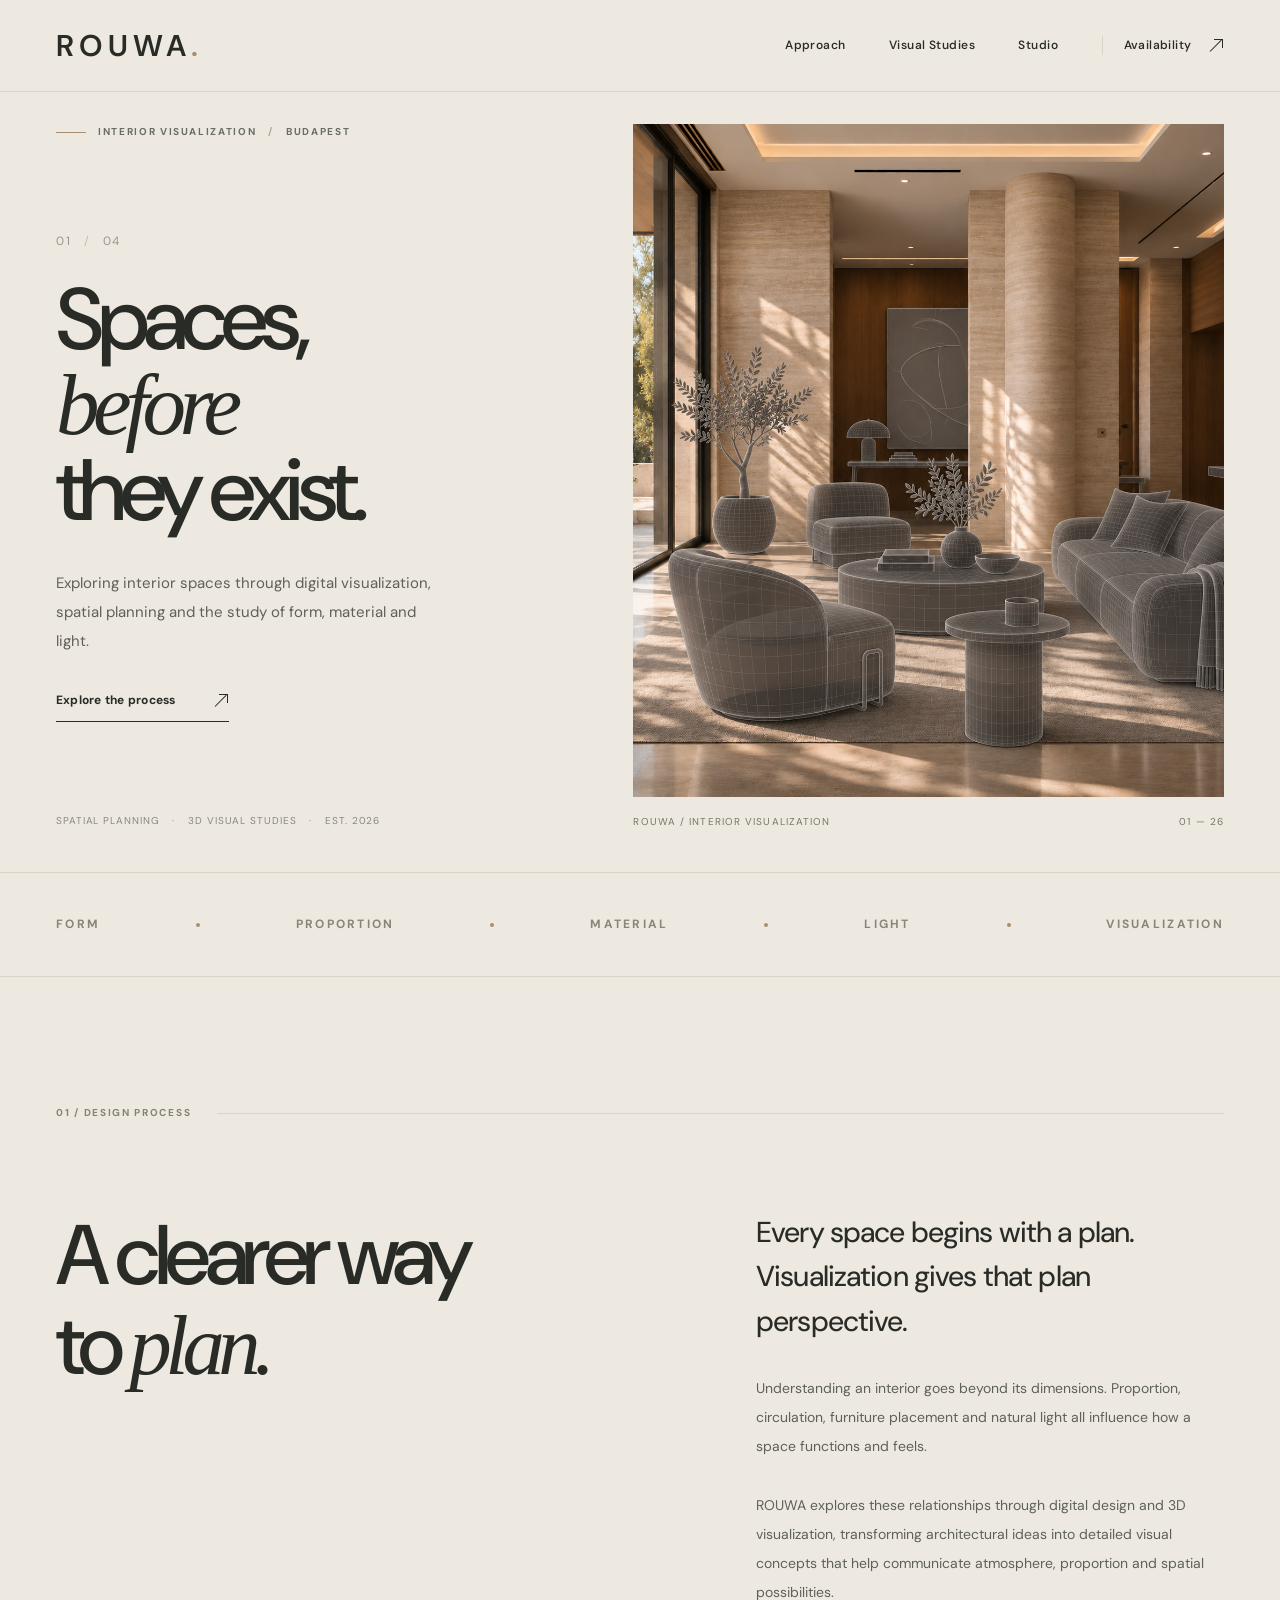
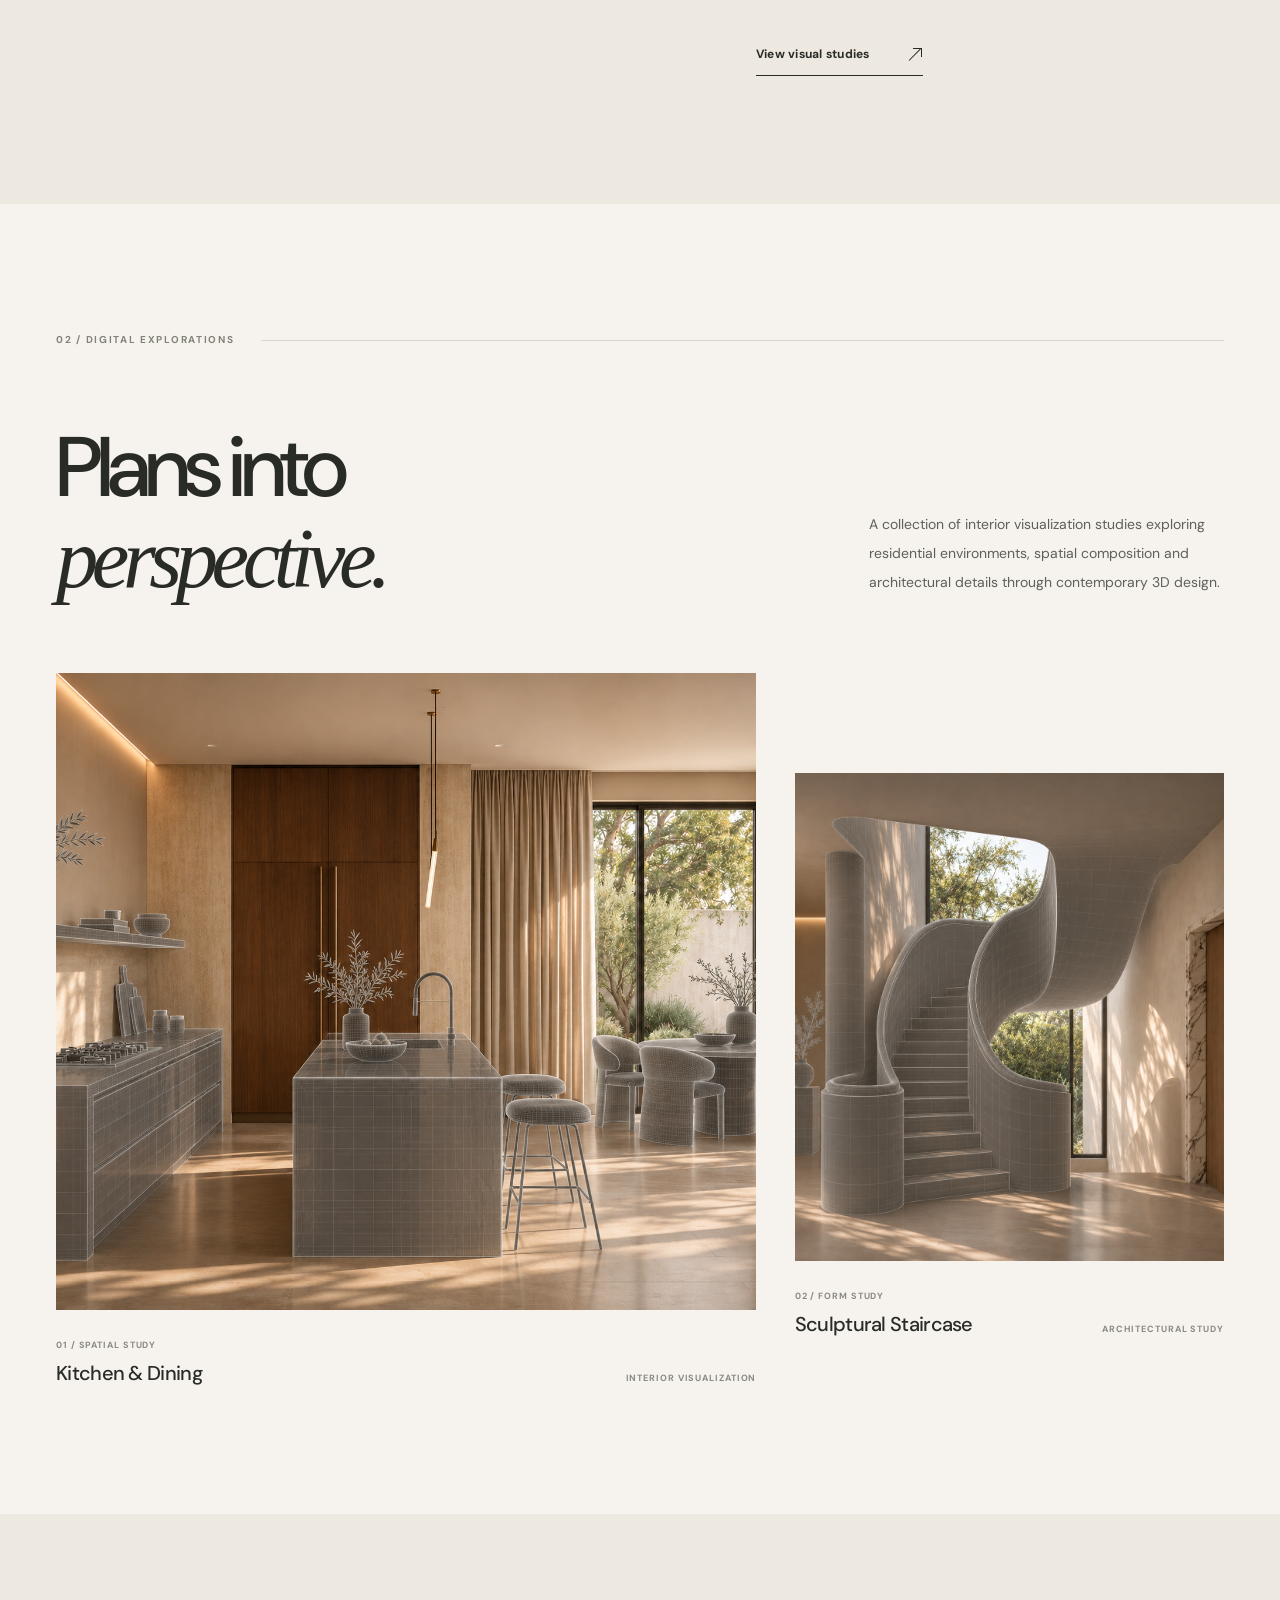
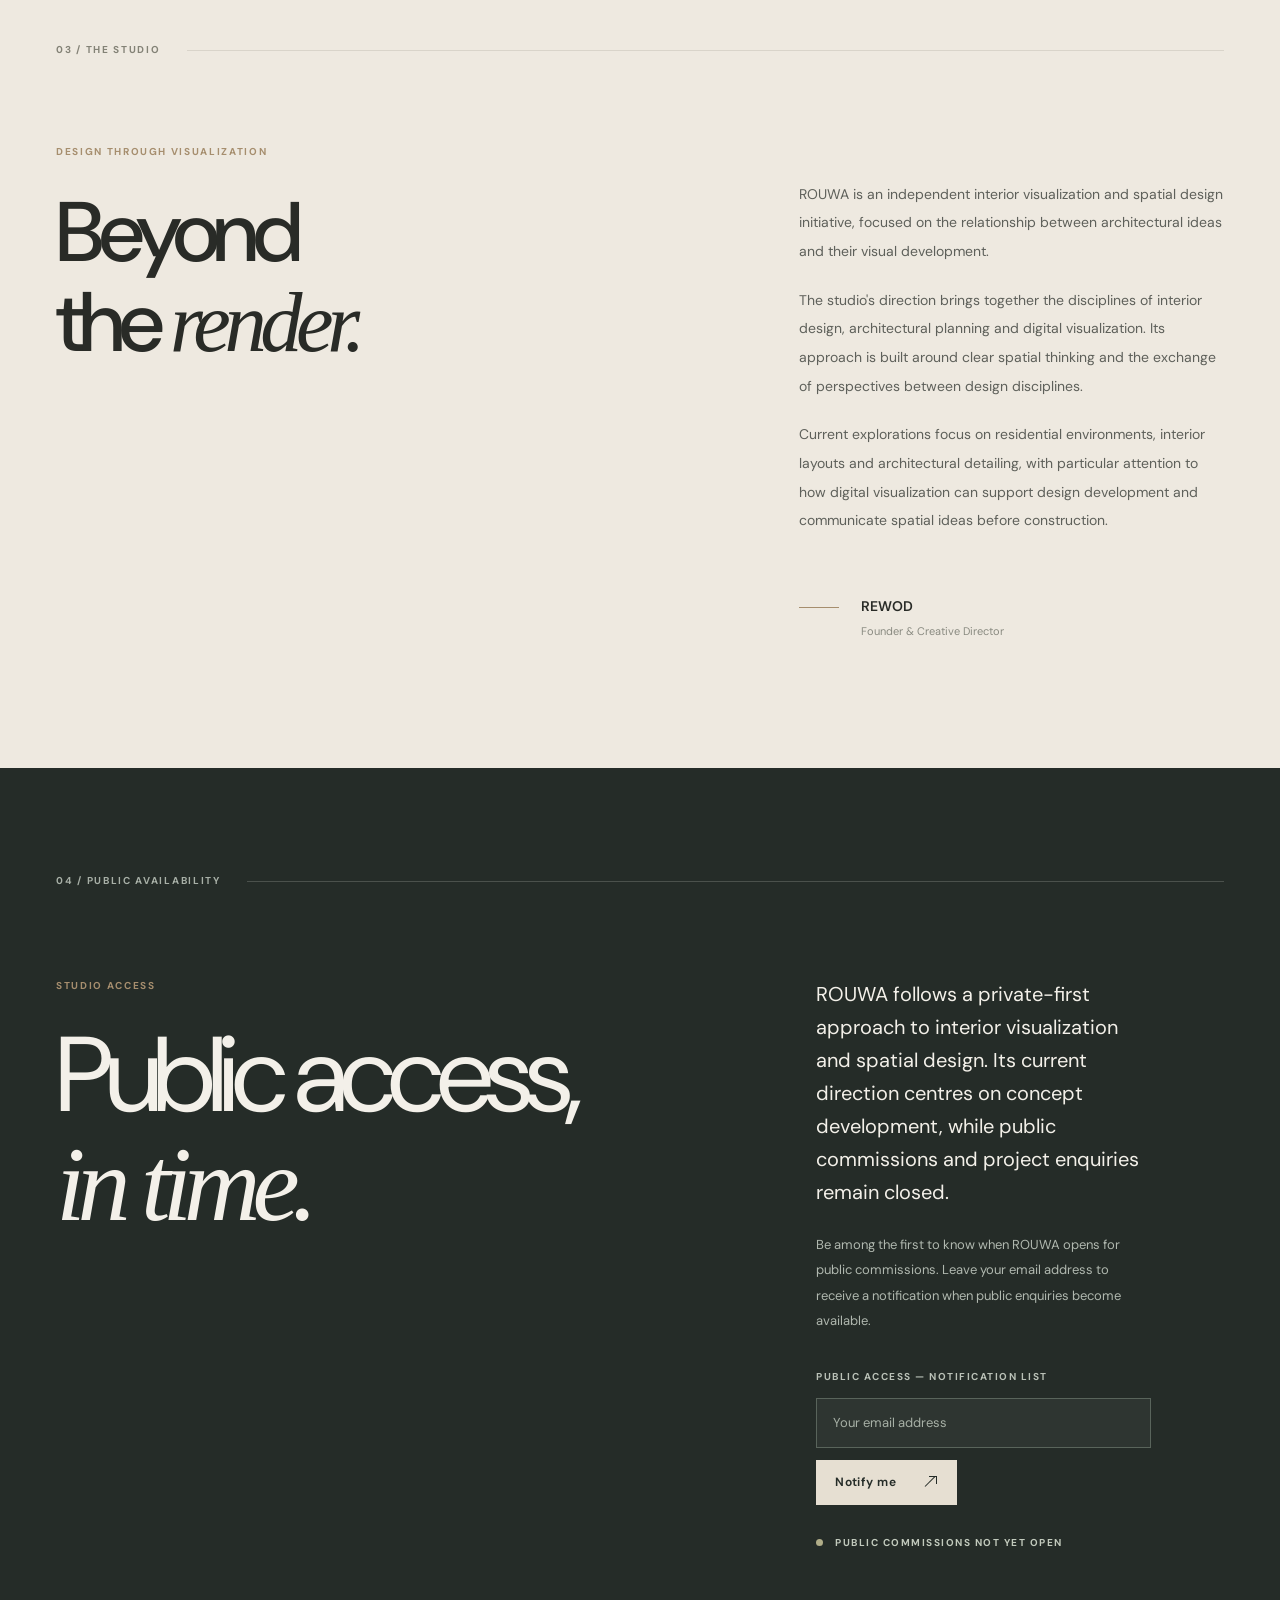
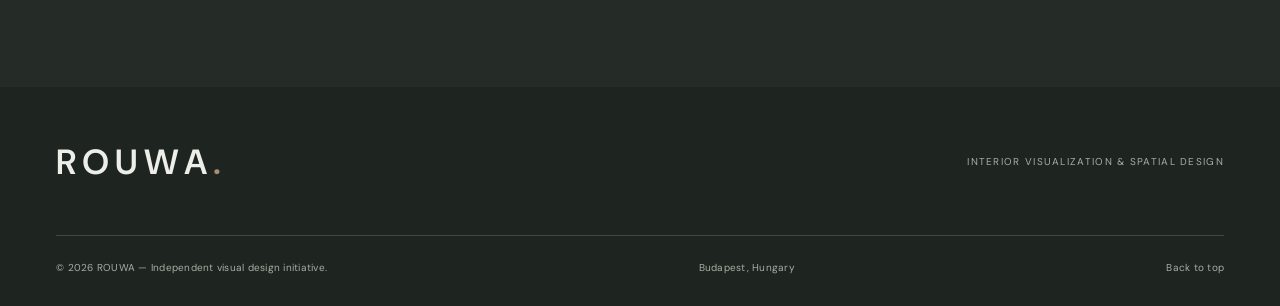
<file: index.html>
<!DOCTYPE html>
<html lang="en">

<head>
  <!-- BASIC SETTINGS -->
  <meta charset="UTF-8">
  <meta name="viewport" content="width=device-width, initial-scale=1.0">
  <meta name="theme-color" content="#1e2420">

  <!-- PAGE TITLE -->
  <title>ROUWA — Interior Visualization & Spatial Design</title>

  <!-- SEO -->
  <meta
    name="description"
    content="ROUWA explores interior visualization, spatial planning and architectural design through contemporary 3D concepts, material studies and digital environments."
  >

  <meta name="robots" content="index, follow">

  <!-- CANONICAL URL -->
  <link rel="canonical" href="https://rouwa.design/">

  <!-- FAVICONS -->
  <link
    rel="icon"
    type="image/svg+xml"
    href="/img/favicon.svg"
  >

  <link
    rel="icon"
    type="image/png"
    sizes="32x32"
    href="/img/favicon-32.png"
  >

  <link
    rel="shortcut icon"
    href="/img/favicon.ico"
  >

  <!-- APPLE TOUCH ICON -->
  <link
    rel="apple-touch-icon"
    sizes="180x180"
    href="/img/apple-touch-icon.png"
  >

  <!-- OPEN GRAPH -->
  <meta property="og:type" content="website">
  <meta property="og:locale" content="en_US">
  <meta property="og:site_name" content="ROUWA">

  <meta
    property="og:title"
    content="ROUWA — Interior Visualization & Spatial Design"
  >

  <meta
    property="og:description"
    content="Exploring spaces before they exist. Interior visualization, spatial planning and digital architectural studies."
  >

  <meta
    property="og:url"
    content="https://rouwa.design/"
  >

  <meta
    property="og:image"
    content="https://rouwa.design/img/og-image.jpg"
  >

  <meta
    property="og:image:secure_url"
    content="https://rouwa.design/img/og-image.jpg"
  >

  <meta property="og:image:type" content="image/jpeg">
  <meta property="og:image:width" content="1200">
  <meta property="og:image:height" content="630">

  <meta
    property="og:image:alt"
    content="ROUWA — Interior visualization and architectural design studies"
  >

  <!-- SOCIAL PREVIEW -->
  <meta name="twitter:card" content="summary_large_image">

  <meta
    name="twitter:title"
    content="ROUWA — Interior Visualization & Spatial Design"
  >

  <meta
    name="twitter:description"
    content="Spaces, before they exist. A visual exploration of architecture, planning and interior design."
  >

  <meta
    name="twitter:image"
    content="https://rouwa.design/img/og-image.jpg"
  >

  <!-- GOOGLE FONTS -->
  <link
    rel="preconnect"
    href="https://fonts.googleapis.com"
  >

  <link
    rel="preconnect"
    href="https://fonts.gstatic.com"
    crossorigin
  >

  <link
    href="https://fonts.googleapis.com/css2?family=DM+Sans:wght@400;450;500;550;600;700&family=Manrope:wght@400;500;600;700&display=swap"
    rel="stylesheet"
  >

  <!-- MAIN CSS -->
  <link rel="stylesheet" href="css/style.css">
</head>

<body>

  <a class="skip-link" href="#main">Skip to content</a>

  <!-- ======================================================
       HEADER
       ====================================================== -->

  <header class="site-header">

    <div class="site-header__inner shell">

      <a
        class="wordmark"
        href="#top"
        aria-label="ROUWA — Home"
      >
        ROUWA<span class="wordmark__dot">.</span>
      </a>

      <nav class="desktop-nav" aria-label="Main navigation">

        <a href="#philosophy">Approach</a>

        <a href="#concepts">Visual Studies</a>

        <a href="#studio">Studio</a>

        <a
          class="desktop-nav__contact"
          href="#enquiries"
        >
          Availability
          <span aria-hidden="true">↗</span>
        </a>

      </nav>

      <!-- MOBILE NAVIGATION -->
      <details class="mobile-menu">

        <summary aria-label="Open navigation menu">
          <span></span>
          <span></span>
        </summary>

        <nav
          class="mobile-menu__panel"
          aria-label="Mobile navigation"
        >

          <a href="#philosophy">Approach</a>

          <a href="#concepts">Visual Studies</a>

          <a href="#studio">Studio</a>

          <a href="#enquiries">
            Availability
            <span aria-hidden="true">↗</span>
          </a>

        </nav>

      </details>

    </div>

  </header>


  <main id="main">

    <!-- ======================================================
         HERO
         ====================================================== -->

    <section
      class="hero shell"
      id="top"
      aria-labelledby="hero-title"
    >

      <div class="hero__copy">

        <p class="eyebrow">

          <span
            class="eyebrow__line"
            aria-hidden="true"
          ></span>

          INTERIOR VISUALIZATION

          <span class="eyebrow__separator">/</span>

          BUDAPEST

        </p>


        <div class="hero__main-copy">

          <p class="hero__index">
            01 <span aria-hidden="true">/</span> 04
          </p>

          <h1 id="hero-title">
            Spaces,<br>
            <em>before</em><br>
            they exist.
          </h1>

          <p class="hero__description">
            Exploring interior spaces through
            digital visualization, spatial planning
            and the study of form, material and light.
          </p>

          <a
            class="text-link"
            href="#philosophy"
          >
            Explore the process
            <span aria-hidden="true">↗</span>
          </a>

        </div>


        <p class="hero__micro">

          SPATIAL PLANNING

          <span aria-hidden="true">·</span>

          3D VISUAL STUDIES

          <span aria-hidden="true">·</span>

          EST. 2026

        </p>

      </div>


      <!-- HERO VISUAL -->
      <div class="hero__art">

        <img
          src="img/hero.png"
          alt="Contemporary residential interior visualization exploring furniture placement, materials and spatial composition."
          class="real-image"
          loading="eager"
          fetchpriority="high"
        >

        <div class="hero__art-footer">

          <span>
            ROUWA / INTERIOR VISUALIZATION
          </span>

          <span>
            01 — 26
          </span>

        </div>

      </div>

    </section>


    <!-- ======================================================
         VISUAL PROCESS DIVIDER
         ====================================================== -->

    <div class="marquee-line" aria-hidden="true">

      <div class="shell marquee-line__inner">

        <span>FORM</span>
        <i></i>

        <span>PROPORTION</span>
        <i></i>

        <span>MATERIAL</span>
        <i></i>

        <span>LIGHT</span>
        <i></i>

        <span>VISUALIZATION</span>

      </div>

    </div>


    <!-- ======================================================
         01 — APPROACH
         ====================================================== -->

    <section
      class="philosophy section shell"
      id="philosophy"
      aria-labelledby="philosophy-title"
    >

      <div class="section-label">

        <span>
          01 / DESIGN PROCESS
        </span>

        <span class="section-label__line"></span>

      </div>


      <div class="philosophy__layout">

        <h2
          id="philosophy-title"
          class="section-title"
        >
          A clearer way<br>
          to <em>plan.</em>
        </h2>


        <div class="philosophy__right">

          <p class="large-copy">
            Every space begins with a plan.
            Visualization gives that plan
            perspective.
          </p>

          <p class="body-copy">
            Understanding an interior goes beyond
            its dimensions. Proportion, circulation,
            furniture placement and natural light
            all influence how a space functions
            and feels.
          </p>

          <p class="body-copy philosophy__additional">
            ROUWA explores these relationships through digital design and 3D visualization, transforming architectural ideas into detailed visual concepts that help communicate atmosphere, proportion and spatial possibilities.
          </p>

          <a
            class="text-link"
            href="#concepts"
          >
            View visual studies
            <span aria-hidden="true">↗</span>
          </a>

        </div>

      </div>

    </section>


    <!-- ======================================================
         02 — VISUAL STUDIES
         ====================================================== -->

    <section
      class="concepts section"
      id="concepts"
      aria-labelledby="concepts-title"
    >

      <div class="shell">

        <div class="section-label">

          <span>
            02 / DIGITAL EXPLORATIONS
          </span>

          <span class="section-label__line"></span>

        </div>


        <div class="concepts__heading">

          <h2
            id="concepts-title"
            class="section-title"
          >
            Plans into<br>
            <em>perspective.</em>
          </h2>

          <p class="body-copy">
            A collection of interior visualization studies exploring residential environments, spatial composition and architectural details through contemporary 3D design.
          </p>

        </div>


        <div class="concept-grid">

          <!-- VISUAL STUDY 01 -->
          <article
            class="concept-card concept-card--large"
          >

            <img
              src="img/concept-01.png"
              alt="Contemporary kitchen and dining visualization exploring furniture arrangements, materials and interior proportions."
              class="real-image"
              loading="lazy"
              decoding="async"
            >

            <div class="concept-card__caption">

              <div>

                <span class="concept-card__number">
                  01 / SPATIAL STUDY
                </span>

                <h3>
                  Kitchen & Dining
                </h3>

              </div>

              <span class="concept-card__type">
                INTERIOR VISUALIZATION
              </span>

            </div>

          </article>


          <!-- VISUAL STUDY 02 -->
          <article
            class="concept-card concept-card--small"
          >

            <img
              src="img/concept-02.png"
              alt="Sculptural staircase visualization exploring curved architectural forms, spatial relationships and interior geometry."
              class="real-image"
              loading="lazy"
              decoding="async"
            >

            <div class="concept-card__caption">

              <div>

                <span class="concept-card__number">
                  02 / FORM STUDY
                </span>

                <h3>
                  Sculptural Staircase
                </h3>

              </div>

              <span class="concept-card__type">
                ARCHITECTURAL STUDY
              </span>

            </div>

          </article>

        </div>

      </div>

    </section>


    <!-- ======================================================
         03 — STUDIO
         ====================================================== -->

    <section
      class="studio section shell"
      id="studio"
      aria-labelledby="studio-title"
    >

      <div class="section-label">

        <span>
          03 / THE STUDIO
        </span>

        <span class="section-label__line"></span>

      </div>


      <div class="studio__layout">

        <div>

          <p class="overline">
            DESIGN THROUGH VISUALIZATION
          </p>

          <h2
            id="studio-title"
            class="section-title"
          >
            Beyond<br>
            the <em>render.</em>
          </h2>

        </div>


        <div class="studio__details">

          <p class="body-copy">
            ROUWA is an independent interior visualization
            and spatial design initiative, focused on the
            relationship between architectural ideas
            and their visual development.
          </p>

          <p class="body-copy">
            The studio's direction brings together
            the disciplines of interior design,
            architectural planning and digital visualization.
            Its approach is built around clear spatial
            thinking and the exchange of perspectives
            between design disciplines.
          </p>

          <p class="body-copy">
            Current explorations focus on residential environments, interior layouts and architectural detailing, with particular attention to how digital visualization can support design development and communicate spatial ideas before construction.
          </p>

          <div class="founder">

            <span class="founder__line"></span>

            <div>

              <strong>
                REWOD
              </strong>

              <span>
                Founder & Creative Director
              </span>

            </div>

          </div>

        </div>

      </div>

    </section>


       <!-- ======================================================
         04 — PUBLIC AVAILABILITY
         ====================================================== -->

    <section
      class="enquiries"
      id="enquiries"
      aria-labelledby="enquiries-title"
    >

      <div class="shell enquiries__inner">

        <div class="section-label section-label--light">

          <span>
            04 / PUBLIC AVAILABILITY
          </span>

          <span class="section-label__line"></span>

        </div>


        <div class="enquiries__content">

          <div>

            <p class="overline">
              STUDIO ACCESS
            </p>

            <h2 id="enquiries-title">
              Public access,<br>
              <em>in time.</em>
            </h2>

          </div>


          <div class="enquiries__aside">

            <p>
              ROUWA follows a private-first approach to interior visualization and spatial design. Its current direction centres on concept development, while public commissions and project enquiries remain closed.
            </p>

            <p class="enquiries__notice">
              Be among the first to know when ROUWA opens for public commissions. Leave your email address to receive a notification when public enquiries become available.
            </p>


            <!-- NEWSLETTER -->
            <!-- Frontend preview: no data storage yet -->

            <form
              class="enquiries__form"
              id="availability-form"
              novalidate
            >

              <label
                class="enquiries__form-label"
                for="availability-email"
              >
                PUBLIC ACCESS — NOTIFICATION LIST
              </label>


              <input
                class="enquiries__input"
                id="availability-email"
                name="email"
                type="email"
                placeholder="Your email address"
                autocomplete="email"
                inputmode="email"
                required
                maxlength="254"
                aria-describedby="availability-feedback availability-note"
              >


              <button
                class="enquiries__button"
                type="submit"
              >
                Notify me
                <span aria-hidden="true">↗</span>
              </button>


              <!-- INLINE VALIDATION MESSAGE -->

              <p
                class="enquiries__feedback"
                id="availability-feedback"
                role="status"
                aria-live="polite"
                aria-atomic="true"
                hidden
              ></p>


          

            </form>


            <span class="enquiries__status">

              <span class="status-dot"></span>

              PUBLIC COMMISSIONS NOT YET OPEN

            </span>

          </div>

        </div>

      </div>

    </section>

  </main>


  <!-- ======================================================
       FOOTER
       ====================================================== -->

  <footer class="site-footer">

    <div class="shell site-footer__top">

      <a
        class="wordmark"
        href="#top"
        aria-label="ROUWA — Back to top"
      >
        ROUWA<span class="wordmark__dot">.</span>
      </a>

      <span>
        INTERIOR VISUALIZATION & SPATIAL DESIGN
      </span>

    </div>


    <div class="shell site-footer__bottom">

      <span>
        © 2026 ROUWA — Independent visual design initiative.
      </span>

      <span>
        Budapest, Hungary
      </span>

      <a href="#top">
        Back to top
      </a>

    </div>

  </footer>


  <!-- ======================================================
       NEWSLETTER VALIDATION
       Frontend demo — no network requests or data storage
       ====================================================== -->

  <script>
    (function () {

      const form = document.getElementById("availability-form");
      const input = document.getElementById("availability-email");
      const feedback = document.getElementById("availability-feedback");

      if (!form || !input || !feedback) {
        return;
      }


      /* DISPLAY INLINE STATUS MESSAGE */

      function showFeedback(message, type) {

        feedback.hidden = false;
        feedback.textContent = message;

        feedback.classList.remove(
          "is-error",
          "is-success"
        );

        feedback.classList.add(type);

        input.setAttribute(
          "aria-invalid",
          type === "is-error" ? "true" : "false"
        );

      }


      /* CLEAR PREVIOUS MESSAGE */

      function clearFeedback() {

        feedback.hidden = true;
        feedback.textContent = "";

        feedback.classList.remove(
          "is-error",
          "is-success"
        );

        input.removeAttribute("aria-invalid");

      }


      /* FORM SUBMISSION */

      form.addEventListener("submit", function (event) {

        event.preventDefault();

        const email = input.value.trim();

        const emailPattern = /^[^\s@]+@[^\s@]+\.[^\s@]{2,}$/;


        /* EMPTY EMAIL */

        if (!email) {

          showFeedback(
            "Please enter your email address.",
            "is-error"
          );

          input.focus();
          return;

        }


        /* INVALID EMAIL */

        if (
          !input.validity.valid ||
          !emailPattern.test(email)
        ) {

          showFeedback(
            "Please enter a valid email address.",
            "is-error"
          );

          input.focus();
          return;

        }


        /* VALID EMAIL — DEMO MODE */

        showFeedback(
          "Thank you for your interest in ROUWA. You'll be among the first to know when we open for public enquiries.",
          "is-success"
        );

      });


      /* RESET STATUS WHEN USER EDITS INPUT */

      input.addEventListener("input", function () {

        clearFeedback();

      });

    })();
  </script>

</body>
</html>
</file>
<file: css/style.css>
/* ============================================================
   ROUWA — HOME / 2026
   All visuals are CSS-generated placeholders. No photo assets.
   Replace any .visual block with <img class="real-image" ...>
   and place images in /img when the final photography is ready.
   ============================================================ */

:root {
  color-scheme: light;
  --paper: #f6f3ee;
  --paper-soft: #eee9e0;
  --white: #fffdf9;
  --ink: #292b27;
  --body: #5e605a;
  --muted: #898a80;
  --hairline: #d9d4ca;
  --moss: #38453c;
  --dark: #252c28;
  --gold: #a68e6e;
  --serif: Georgia, 'Times New Roman', serif;
  --sans: 'DM Sans', 'Manrope', Helvetica, Arial, sans-serif;
  --shell: 1380px;
}

*, *::before, *::after {
  box-sizing: border-box;
}

html {
  scroll-behavior: smooth;
  scroll-padding-top: 100px;
}

body {
  margin: 0;
  background: var(--paper-soft);
  color: var(--ink);
  font: 400 14px/1.65 var(--sans);
  -webkit-font-smoothing: antialiased;
}

body, button, input {
  font-family: var(--sans);
}

a {
  color: inherit;
  text-decoration: none;
}

a:focus-visible, summary:focus-visible {
  outline: 2px solid var(--gold);
  outline-offset: 6px;
}

button, a {
  -webkit-tap-highlight-color: transparent;
}

h1, h2, h3, p {
  margin: 0;
}

img {
  display: block;
  max-width: 100%;
}

::selection {
  background: #b5ad9d;
  color: #fff;
}

.shell {
  width: min(calc(100% - 112px), var(--shell));
  margin-inline: auto;
}

.skip-link {
  position: fixed;
  z-index: 200;
  top: -100px;
  left: 12px;
  padding: 10px 16px;
  background: var(--ink);
  color: #fff;
}

.skip-link:focus {
  top: 12px;
}

/* ============================================================
   HEADER — BEIGE
   ============================================================ */

.site-header {
  position: relative;
  z-index: 30;
  background: var(--paper-soft);
  border-bottom: 1px solid var(--hairline);
}

.site-header__inner {
  min-height: 91px;
  display: flex;
  justify-content: space-between;
  align-items: center;
}

.wordmark {
  display: inline-flex;
  align-items: baseline;
  font: 600 30px/1 var(--sans);
  letter-spacing: .175em;
  white-space: nowrap;
}

.wordmark__dot {
  letter-spacing: 0;
  color: var(--gold);
}

.desktop-nav {
  display: flex;
  align-items: center;
  gap: clamp(26px, 3.4vw, 56px);
}

.desktop-nav a {
  font-size: 12px;
  font-weight: 550;
  letter-spacing: .035em;
  transition: color .2s;
}

.desktop-nav a:hover {
  color: var(--gold);
}

.desktop-nav__contact {
  padding-left: 21px;
  border-left: 1px solid var(--hairline);
}

.desktop-nav__contact span {
  padding-left: 13px;
  font-size: 16px;
}

.mobile-menu {
  display: none;
}

/* ============================================================
   HERO — BEIGE
   ============================================================ */

.hero {
  background: var(--paper-soft);
  min-height: min(780px, calc(100svh - 91px));
  display: grid;
  grid-template-columns: minmax(0, .94fr) minmax(0, 1.06fr);
  gap: clamp(40px, 4.2vw, 72px);
  padding-top: 32px;
  padding-bottom: 42px;
}

.hero__copy {
  display: flex;
  flex-direction: column;
  min-width: 0;
}

.eyebrow, .overline {
  font-size: 10px;
  font-weight: 700;
  letter-spacing: .165em;
  text-transform: uppercase;
}

.eyebrow {
  display: flex;
  align-items: center;
  flex-wrap: wrap;
  gap: 12px;
  color: #696d63;
}

.eyebrow__line {
  display: inline-block;
  height: 1px;
  width: 30px;
  background: var(--gold);
}

.eyebrow__separator {
  color: #aaa69a;
}

.hero__main-copy {
  margin-block: auto;
  padding-block: 64px;
}

.hero__index {
  margin-bottom: 25px;
  color: #98978c;
  font-size: 12px;
  letter-spacing: .13em;
}

.hero__index span {
  margin: 0 8px;
  color: #c2bdaf;
}

.hero h1 {
  font-size: clamp(63px, 6.8vw, 114px);
  line-height: .985;
  letter-spacing: -.071em;
  font-weight: 500;
}

.hero h1 em,
.section-title em,
.enquiries h2 em {
  font-family: var(--serif);
  font-weight: 400;
  letter-spacing: -.076em;
}

.hero__description {
  max-width: 380px;
  color: var(--body);
  font-size: 15px;
  line-height: 1.95;
  margin-top: 35px;
}

.text-link {
  display: inline-flex;
  align-items: center;
  gap: 37px;
  padding: 0 0 10px;
  border-bottom: 1px solid var(--ink);
  margin-top: 35px;
  font-size: 12px;
  font-weight: 700;
  letter-spacing: .02em;
  transition: gap .25s, color .25s, border-color .25s;
}

.text-link:hover {
  gap: 49px;
  color: #8b765b;
  border-color: #8b765b;
}

.text-link span {
  font-size: 17px;
}

.hero__micro {
  font-size: 10px;
  color: #86887f;
  letter-spacing: .09em;
}

.hero__micro span {
  padding: 0 9px;
}

.hero__art {
  min-width: 0;
  display: flex;
  flex-direction: column;
}

.hero__art .visual {
  flex: 1;
  min-height: 500px;
}

.hero__art-footer {
  padding-top: 17px;
  display: flex;
  justify-content: space-between;
  font-size: 10px;
  letter-spacing: .11em;
  color: #73776b;
}

/* ============================================================
   CSS IMAGE PLACEHOLDERS
   ============================================================ */

.visual {
  position: relative;
  overflow: hidden;
  isolation: isolate;
  background: #d7c9b7;
}

.visual__stamp {
  position: absolute;
  z-index: 10;
  left: 20px;
  bottom: 17px;
  color: rgba(255,255,255,.88);
  font-size: 9px;
  font-weight: 700;
  letter-spacing: .16em;
  text-shadow: 0 1px 8px rgba(0,0,0,.18);
}

.visual--hero {
  background: linear-gradient(
    112deg,
    #ddd1be 0%,
    #cdbda7 48%,
    #b5aa98 100%
  );
}

.visual--hero::before {
  content: '';
  position: absolute;
  inset: 0 0 auto 0;
  height: 62%;
  background: linear-gradient(
    128deg,
    rgba(255,255,255,.37),
    transparent 67%
  );
}

.visual--hero .visual__wall {
  position: absolute;
  inset: 8% 8% 17% 11%;
  background: linear-gradient(110deg, #e5d9c7 0%, #cbbca8 100%);
  box-shadow: 0 0 75px rgba(62,56,47,.1);
}

.visual--hero .visual__portal {
  position: absolute;
  right: 11%;
  top: 10%;
  width: 39%;
  height: 66%;
  border-radius: 42% 42% 0 0 / 23% 23% 0 0;
  background: linear-gradient(100deg, #a99a86 0%, #857969 100%);
  box-shadow:
    inset 18px 1px 36px rgba(64,59,50,.27),
    -10px 2px 18px rgba(255,255,255,.18);
}

.visual--hero .visual__light {
  position: absolute;
  left: 20%;
  top: 6%;
  width: 24%;
  height: 70%;
  transform: skewX(-19deg);
  opacity: .5;
  background: linear-gradient(
    90deg,
    transparent 0%,
    rgba(255,250,234,.58) 34%,
    rgba(255,249,233,.75) 80%,
    transparent 100%
  );
  filter: blur(14px);
}

.visual--hero .visual__floor {
  position: absolute;
  height: 25%;
  bottom: 0;
  left: 0;
  right: 0;
  background: linear-gradient(175deg, #b7a792 0%, #cec0ad 78%);
  clip-path: polygon(0 15%, 100% 0, 100% 100%, 0 100%);
}

.visual--hero .visual__bench {
  position: absolute;
  z-index: 3;
  bottom: 21%;
  left: 15%;
  width: 58%;
  height: 12%;
  background: linear-gradient(100deg, #a48c73, #d3bba0 80%, #b09a7d);
  box-shadow: 18px 25px 29px rgba(64,51,40,.17);
}

.visual--hero .visual__bench::after {
  content: '';
  position: absolute;
  top: 100%;
  left: 7%;
  width: 85%;
  height: 65%;
  background: linear-gradient(90deg, #8b765f, #ad9981);
  clip-path: polygon(
    0 0, 9% 0, 8% 100%, 0 100%,
    90% 0, 100% 0, 100% 100%, 93% 100%
  );
}

.visual--hero .visual__vase {
  position: absolute;
  z-index: 4;
  bottom: 33%;
  left: 42%;
  width: 12%;
  aspect-ratio: .76;
  border-radius: 48% 47% 35% 35%;
  background: linear-gradient(90deg, #e6d7c1 0%, #a28f7b 86%);
  box-shadow: 15px 9px 19px rgba(63,52,43,.14);
}

.visual--hero .visual__vase::before {
  content: '';
  position: absolute;
  width: 48%;
  height: 22%;
  top: -15%;
  left: 26%;
  background: #c8b59b;
  border-radius: 5px 5px 0 0;
}

/* ============================================================
   TYPOGRAPHIC DIVIDER — BEIGE
   ============================================================ */

.marquee-line {
  background: var(--paper-soft);
  border-top: 1px solid var(--hairline);
  border-bottom: 1px solid var(--hairline);
}

.marquee-line__inner {
  min-height: 103px;
  display: flex;
  align-items: center;
  justify-content: space-between;
  gap: 18px;
}

.marquee-line span {
  font-size: clamp(9px, .95vw, 12px);
  font-weight: 700;
  letter-spacing: .19em;
  color: #888579;
}

.marquee-line i {
  width: 4px;
  height: 4px;
  border-radius: 50%;
  background: var(--gold);
  flex: none;
}

/* ============================================================
   SHARED SECTIONS
   ============================================================ */

.section {
  padding-top: 128px;
  padding-bottom: 128px;
}

.section-label {
  display: flex;
  align-items: center;
  gap: 26px;
  font-size: 10px;
  color: #838276;
  font-weight: 700;
  letter-spacing: .17em;
  white-space: nowrap;
}

.section-label__line {
  height: 1px;
  flex: 1;
  background: var(--hairline);
}

.section-title {
  font-size: clamp(57px, 6.6vw, 100px);
  line-height: 1.07;
  letter-spacing: -.065em;
  font-weight: 500;
}

.body-copy {
  color: var(--body);
  font-size: 14px;
  line-height: 2.05;
}

.large-copy {
  font-size: clamp(21px, 2.25vw, 32px);
  line-height: 1.55;
  letter-spacing: -.03em;
  font-weight: 450;
}

.overline {
  color: var(--gold);
  margin-bottom: 27px;
}

/* ============================================================
   01 — PHILOSOPHY — BEIGE
   ============================================================ */

.philosophy {
  background: var(--paper-soft);
}

.philosophy__layout {
  display: grid;
  grid-template-columns: 1.1fr .9fr;
  gap: clamp(70px, 10vw, 180px);
  padding-top: 88px;
}

.philosophy__right {
  max-width: 485px;
}

.philosophy__right .body-copy {
  margin-top: 31px;
}

.philosophy__right .text-link {
  margin-top: 39px;
}

/* ============================================================
   02 — CONCEPTS — WHITE
   ============================================================ */

.concepts {
  background: var(--paper);
}

.concepts__heading {
  display: flex;
  justify-content: space-between;
  align-items: end;
  gap: 50px;
  padding: 74px 0 69px;
}

.concepts__heading .body-copy {
  max-width: 355px;
  margin-bottom: 8px;
}

.concept-grid {
  display: grid;
  grid-template-columns: 1.24fr .76fr;
  align-items: start;
  gap: clamp(18px, 3vw, 47px);
}

.concept-card {
  min-width: 0;
}

.concept-card--large .visual {
  aspect-ratio: 1.10;
}

.concept-card--small {
  margin-top: 100px;
}

.concept-card--small .visual {
  aspect-ratio: .88;
}

.concept-card__caption {
  display: flex;
  justify-content: space-between;
  align-items: end;
  gap: 10px;
  padding-top: 22px;
}

.concept-card__number,
.concept-card__type {
  font-size: 9px;
  color: var(--muted);
  font-weight: 700;
  letter-spacing: .1em;
  text-transform: uppercase;
}

.concept-card h3 {
  margin-top: 5px;
  font-size: 20px;
  line-height: 1.3;
  font-weight: 500;
  letter-spacing: -.035em;
}

.visual--study-a {
  background: linear-gradient(130deg, #dad0bf, #b9ae9d 70%);
}

.visual--study-a::before {
  content: '';
  position: absolute;
  inset: 0 0 22% 0;
  background: linear-gradient(
    90deg,
    rgba(245,237,223,.8),
    rgba(234,223,208,.09)
  );
}

.visual--study-a::after {
  content: '';
  position: absolute;
  inset: auto 0 0 0;
  height: 25%;
  background: linear-gradient(0deg, #b6a994, #d8c8b4);
  clip-path: polygon(0 18%,100% 0,100% 100%,0 100%);
}

.visual--study-a .visual__arch {
  position: absolute;
  z-index: 1;
  top: 8%;
  left: 16%;
  width: 51%;
  height: 70%;
  background: linear-gradient(100deg, #b4a18a, #897967);
  border-radius: 50% 50% 0 0 / 27% 27% 0 0;
  box-shadow: inset 22px 15px 34px rgba(57,48,38,.17);
}

.visual--study-a .visual__column {
  position: absolute;
  z-index: 2;
  bottom: 20%;
  right: 16%;
  width: 21%;
  height: 39%;
  background: linear-gradient(90deg, #d7c5af, #a7927b);
  box-shadow: 14px 15px 15px rgba(87,73,57,.1);
}

.visual--study-a .visual__sphere {
  position: absolute;
  z-index: 3;
  bottom: 53%;
  right: 16%;
  width: 21%;
  aspect-ratio: 1;
  border-radius: 50%;
  background: radial-gradient(
    circle at 32% 30%,
    #f0e2ce,
    #a58f77 80%
  );
}

.visual--study-b {
  background: linear-gradient(108deg, #aaae9e, #808c7d);
}

.visual--study-b::after {
  content: '';
  position: absolute;
  inset: auto 0 0 0;
  height: 24%;
  background: linear-gradient(180deg, #a9a895, #8e9687);
}

.visual--study-b .visual__window {
  position: absolute;
  top: 8%;
  left: 10%;
  width: 49%;
  height: 68%;
  background: linear-gradient(
    125deg,
    #e7dfc9 0 48%,
    #c5c7b5 48% 52%,
    #e0d8c7 52%
  );
  box-shadow: 14px 8px 23px rgba(49,66,52,.12);
}

.visual--study-b .visual__platform {
  position: absolute;
  z-index: 2;
  bottom: 19%;
  right: 5%;
  width: 69%;
  height: 15%;
  background: #c8c2ac;
  box-shadow: 12px 15px 16px rgba(41,50,40,.14);
}

.visual--study-b .visual__monolith {
  position: absolute;
  z-index: 3;
  bottom: 32%;
  right: 25%;
  width: 19%;
  height: 35%;
  border-radius: 45% 45% 6px 6px / 12% 12% 6px 6px;
  background: linear-gradient(95deg, #e5dcc6, #9e9d8c);
}

/* ============================================================
   03 — STUDIO — BEIGE
   ============================================================ */

.studio {
  background: var(--paper-soft);
}

.studio__layout {
  display: grid;
  grid-template-columns: 1fr .72fr;
  gap: clamp(80px, 12vw, 180px);
  padding-top: 85px;
}

.studio__details {
  padding-top: 36px;
}

.founder {
  display: flex;
  gap: 22px;
  align-items: start;
  margin-top: 60px;
}

.founder__line {
  width: 40px;
  height: 1px;
  background: var(--gold);
  margin-top: 12px;
  flex: none;
}

.founder strong {
  display: block;
  font-size: 14px;
  font-weight: 600;
}

.founder span:last-child {
  color: var(--muted);
  font-size: 11px;
  margin-top: 4px;
  display: block;
}

/* ============================================================
   04 — ENQUIRIES — DARK GREEN
   ============================================================ */

.enquiries {
  background: var(--dark);
  color: #f3f0e9;
}

.enquiries__inner {
  padding-top: 105px;
  padding-bottom: 124px;
}

.section-label--light {
  color: #a8b0a7;
}

.section-label--light .section-label__line {
  background: #4b514c;
}

.enquiries__content {
  display: grid;
  grid-template-columns: 1.1fr .65fr;
  align-items: end;
  gap: 70px;
  padding-top: 88px;
}

.enquiries h2 {
  font-size: clamp(66px, 8.3vw, 133px);
  line-height: 1.02;
  letter-spacing: -.07em;
  font-weight: 400;
}

.enquiries__aside {
  padding-bottom: 10px;
  max-width: 335px;
}

.enquiries__aside > p:first-child {
  font-size: 20px;
  line-height: 1.65;
}

.enquiries__notice {
  color: #b0b8af;
  font-size: 13px;
  line-height: 1.95;
  margin-top: 23px;
}

.enquiries__status {
  display: inline-flex;
  gap: 12px;
  align-items: center;
  margin-top: 43px;
  font-size: 10px;
  color: #c2cabd;
  letter-spacing: .15em;
  font-weight: 700;
}

.status-dot {
  display: inline-block;
  width: 7px;
  height: 7px;
  background: #b0ad88;
  border-radius: 50%;
}

/* ============================================================
   FOOTER — DARK GREEN
   ============================================================ */

.site-footer {
  background: #1e2420;
  color: #eceee7;
}

.site-footer__top {
  padding-top: 58px;
  padding-bottom: 55px;
  display: flex;
  align-items: center;
  justify-content: space-between;
  border-bottom: 1px solid #414942;
}

.site-footer__top .wordmark {
  font-size: 35px;
}

.site-footer__top > span {
  font-size: 10px;
  color: #a7afa4;
  letter-spacing: .13em;
}

.site-footer__bottom {
  padding-top: 24px;
  padding-bottom: 30px;
  display: flex;
  justify-content: space-between;
  gap: 16px;
  color: #a7afa4;
  font-size: 10px;
  letter-spacing: .025em;
}

.site-footer__bottom a:hover {
  color: #fff;
}

/* ============================================================
   IMAGE REPLACEMENT STYLES
   ============================================================ */

.real-image {
  width: 100%;
  height: 100%;
  object-fit: cover;
}

.hero__art > .real-image {
  flex: 1;
  min-height: 500px;
}

.concept-card--large > .real-image {
  aspect-ratio: 1.10;
}

.concept-card--small > .real-image {
  aspect-ratio: .88;
}

/* ============================================================
   TABLET
   ============================================================ */

@media (max-width: 1100px) {

  .shell {
    width: min(calc(100% - 64px), var(--shell));
  }

  .hero {
    min-height: 640px;
    gap: 30px;
  }

  .hero h1 {
    font-size: clamp(58px, 7.1vw, 89px);
  }

  .hero__art .visual,
  .hero__art > .real-image {
    min-height: 470px;
  }

  .philosophy__layout {
    gap: 50px;
  }

  .studio__layout {
    gap: 60px;
  }
}

/* ============================================================
   MOBILE
   ============================================================ */

@media (max-width: 760px) {

  html {
    scroll-padding-top: 80px;
  }

  .shell {
    width: calc(100% - 40px);
  }

  .site-header__inner {
    min-height: 74px;
  }

  .wordmark {
    font-size: 25px;
  }

  .desktop-nav {
    display: none;
  }

  .mobile-menu {
    display: block;
    position: relative;
  }

  .mobile-menu summary {
    cursor: pointer;
    display: flex;
    flex-direction: column;
    justify-content: center;
    gap: 6px;
    width: 39px;
    height: 40px;
    list-style: none;
  }

  .mobile-menu summary::-webkit-details-marker {
    display: none;
  }

  .mobile-menu summary span {
    display: block;
    height: 1px;
    width: 26px;
    background: var(--ink);
  }

  .mobile-menu summary span:last-child {
    width: 18px;
    align-self: flex-end;
  }

  .mobile-menu[open] summary span:first-child {
    transform: translateY(3.5px) rotate(45deg);
  }

  .mobile-menu[open] summary span:last-child {
    width: 26px;
    transform: translateY(-3.5px) rotate(-45deg);
  }

  .mobile-menu__panel {
    position: absolute;
    width: min(290px, calc(100vw - 40px));
    right: -2px;
    top: 50px;
    padding: 15px 25px;
    background: var(--paper-soft);
    border: 1px solid var(--hairline);
    box-shadow: 0 16px 26px rgba(30,30,26,.12);
  }

  .mobile-menu__panel a {
    display: flex;
    justify-content: space-between;
    padding: 14px 0;
    font-size: 13px;
    border-bottom: 1px solid var(--hairline);
  }

  .mobile-menu__panel a:last-child {
    border: 0;
  }

  .hero {
    display: flex;
    flex-direction: column;
    min-height: 0;
    gap: 0;
    padding-top: 24px;
    padding-bottom: 25px;
  }

  .eyebrow {
    font-size: 9px;
    gap: 7px;
  }

  .eyebrow__line {
    width: 18px;
  }

  .hero__main-copy {
    padding: 64px 0 46px;
  }

  .hero__index {
    margin-bottom: 19px;
    font-size: 10px;
  }

  .hero h1 {
    font-size: clamp(64px, 14vw, 97px);
  }

  .hero__description {
    margin-top: 25px;
    max-width: 345px;
    font-size: 13px;
    line-height: 1.8;
  }

  .text-link {
    margin-top: 28px;
  }

  .hero__micro {
    display: none;
  }

  .hero__art .visual,
  .hero__art > .real-image {
    min-height: 0;
    height: auto;
    flex: none;
    aspect-ratio: .98;
  }

  .hero__art-footer {
    padding-top: 13px;
    font-size: 9px;
  }

  .marquee-line__inner {
    min-height: 70px;
    gap: 8px;
  }

  .marquee-line span {
    font-size: 8px;
    letter-spacing: .085em;
  }

  .marquee-line i {
    width: 3px;
    height: 3px;
  }

  .marquee-line span:last-child,
  .marquee-line i:last-of-type {
    display: none;
  }

  .section {
    padding-top: 85px;
    padding-bottom: 85px;
  }

  .section-label {
    font-size: 9px;
    gap: 13px;
  }

  .section-title {
    font-size: clamp(55px, 12.5vw, 81px);
  }

  .philosophy__layout,
  .studio__layout {
    display: block;
    padding-top: 49px;
  }

  .philosophy__right {
    padding-top: 36px;
  }

  .large-copy {
    font-size: 22px;
  }

  .philosophy__right .body-copy {
    margin-top: 20px;
  }

  .body-copy {
    font-size: 13px;
  }

  .concepts__heading {
    display: block;
    padding-top: 48px;
    padding-bottom: 34px;
  }

  .concepts__heading .body-copy {
    margin-top: 25px;
  }

  .concept-grid {
    display: block;
  }

  .concept-card--large .visual,
  .concept-card--large > .real-image {
    aspect-ratio: 1.06;
  }

  .concept-card--small {
    margin-top: 47px;
  }

  .concept-card--small .visual,
  .concept-card--small > .real-image {
    aspect-ratio: 1.08;
  }

  .concept-card__caption {
    padding-top: 17px;
  }

  .concept-card h3 {
    font-size: 18px;
  }

  .concept-card__type {
    font-size: 8px;
    text-align: right;
  }

  .studio__details {
    padding-top: 34px;
  }

  .founder {
    margin-top: 38px;
  }

  .enquiries__inner {
    padding-top: 78px;
    padding-bottom: 86px;
  }

  .enquiries__content {
    display: block;
    padding-top: 65px;
  }

  .enquiries h2 {
    font-size: clamp(62px, 13.4vw, 97px);
  }

  .enquiries__aside {
    padding-top: 49px;
  }

  .enquiries__aside > p:first-child {
    font-size: 18px;
  }

  .enquiries__status {
    margin-top: 33px;
  }

  .site-footer__top {
    padding-top: 42px;
    padding-bottom: 35px;
    align-items: start;
    flex-direction: column;
    gap: 18px;
  }

  .site-footer__bottom {
    flex-direction: column;
    padding-top: 25px;
    padding-bottom: 27px;
    gap: 9px;
  }
}

/* ============================================================
   SMALL MOBILE
   ============================================================ */

@media (max-width: 390px) {

  .shell {
    width: calc(100% - 32px);
  }

  .hero h1 {
    font-size: clamp(58px, 13.5vw, 70px);
  }

  .marquee-line__inner {
    gap: 6px;
  }

  .marquee-line span {
    font-size: 7px;
  }

  .section-title {
    font-size: 51px;
  }

  .enquiries h2 {
    font-size: 57px;
  }
}

/* ============================================================
   REDUCED MOTION
   ============================================================ */

@media (prefers-reduced-motion: reduce) {

  html {
    scroll-behavior: auto;
  }

  *, *::before, *::after {
    transition-duration: .01ms !important;
    animation-duration: .01ms !important;
  }
}


/* ============================================================
   ROUWA — SAFARI & MOBILE FIXES
   ============================================================ */

/* 01 — DARK BACKGROUND BEHIND SAFARI FOOTER */

html {
  background-color: #1e2420;
}

body {
  background-color: var(--paper-soft);
}

.site-footer {
  background-color: #1e2420;
  padding-bottom: env(safe-area-inset-bottom, 0px);
}


/* 02 — REPLACE EMOJI ARROWS WITH CSS-DRAWN ARROWS */

.text-link > span,
.desktop-nav__contact > span,
.mobile-menu__panel a[href="#enquiries"] > span {
  display: inline-block;
  position: relative;

  width: 16px;
  height: 16px;
  flex: 0 0 16px;

  padding: 0 !important;
  margin: 0;

  font-size: 0 !important;
  line-height: 0;

  vertical-align: middle;
  color: inherit;
}

/* Diagonal arrow shaft */

.text-link > span::before,
.desktop-nav__contact > span::before,
.mobile-menu__panel a[href="#enquiries"] > span::before {
  content: "";
  position: absolute;

  width: 16px;
  height: 1px;

  left: 2px;
  bottom: 2px;

  background: currentColor;

  transform: rotate(-45deg);
  transform-origin: left center;
}

/* Arrow head */

.text-link > span::after,
.desktop-nav__contact > span::after,
.mobile-menu__panel a[href="#enquiries"] > span::after {
  content: "";
  position: absolute;

  width: 9px;
  height: 9px;

  top: 1px;
  right: 1px;

  border-top: 1px solid currentColor;
  border-right: 1px solid currentColor;
}

/* Restore spacing in desktop navigation */

.desktop-nav__contact > span {
  margin-left: 13px;
}


/* ============================================================
   ROUWA — VISUALIZATION CONTENT & AVAILABILITY FORM
   ============================================================ */

/* APPROACH */

.philosophy__additional {
  margin-top: 18px;
}


/* STUDIO */

.studio__details .body-copy + .body-copy {
  margin-top: 20px;
}


/* EMAIL FORM */

.enquiries__form {
  display: flex;
  flex-direction: column;
  align-items: stretch;
  gap: 12px;
  margin-top: 36px;
}

.enquiries__form-label {
  color: #bac1b7;
  font-size: 10px;
  font-weight: 700;
  letter-spacing: .15em;
}

.enquiries__input {
  display: block;
  width: 100%;
  min-width: 0;
  height: 50px;

  padding: 0 16px;

  color: #f3f0e9;
  background: rgba(255,255,255,.045);

  border: 1px solid #59645b;
  border-radius: 0;

  font-family: var(--sans);
  font-size: 13px;

  outline: none;
  box-shadow: none;

  transition:
    border-color .2s ease,
    background-color .2s ease;
}

.enquiries__input::placeholder {
  color: #a7b0a6;
  opacity: 1;
}

.enquiries__input:focus {
  border-color: #c7b498;
  background: rgba(255,255,255,.07);
}

.enquiries__input:focus-visible {
  outline: 1px solid #c7b498;
  outline-offset: 2px;
}


/* SUBMIT BUTTON */

.enquiries__button {
  display: inline-flex;
  align-items: center;
  justify-content: space-between;
  align-self: flex-start;

  gap: 28px;
  min-height: 45px;

  padding: 0 18px;

  background: #e6dfd2;
  color: #252c28;

  border: 1px solid #e6dfd2;
  border-radius: 0;

  font-family: var(--sans);
  font-size: 12px;
  font-weight: 650;
  letter-spacing: .035em;

  cursor: pointer;

  transition:
    background-color .2s ease,
    border-color .2s ease;
}

.enquiries__button:hover {
  background: #cdbda7;
  border-color: #cdbda7;
}

.enquiries__button:focus-visible {
  outline: 2px solid #f1e5d1;
  outline-offset: 4px;
}

.enquiries__button > span {
  font-size: 0;
  display: inline-block;
  position: relative;

  width: 14px;
  height: 14px;
  flex: 0 0 14px;
}

.enquiries__button > span::before {
  content: "";
  position: absolute;

  width: 14px;
  height: 1px;

  left: 1px;
  bottom: 2px;

  background: currentColor;

  transform: rotate(-45deg);
  transform-origin: left center;
}

.enquiries__button > span::after {
  content: "";
  position: absolute;

  top: 1px;
  right: 1px;

  width: 8px;
  height: 8px;

  border-top: 1px solid currentColor;
  border-right: 1px solid currentColor;
}


/* FORM NOTE */

.enquiries__form-note {
  margin-top: 2px;

  color: #9eaa9f;
  font-size: 11px;
  line-height: 1.75;
}


/* FORM FEEDBACK */

.enquiries__feedback {
  padding: 12px 14px;
  margin-top: 2px;

  color: #e0e9dd;
  background: rgba(156,175,150,.1);

  border-left: 2px solid #aebd9f;

  font-size: 12px;
  line-height: 1.75;
}

.enquiries__feedback[hidden] {
  display: none;
}


/* AVAILABILITY STATUS */

.enquiries__status {
  margin-top: 29px;
  line-height: 1.7;
}


/* MOBILE */

@media (max-width: 760px) {

  .philosophy__additional {
    margin-top: 17px;
  }

  .studio__details .body-copy + .body-copy {
    margin-top: 18px;
  }

  .enquiries__form {
    margin-top: 30px;
  }

  .enquiries__input {
    height: 52px;
    font-size: 16px;
  }

  .enquiries__button {
    min-height: 47px;
  }

  .enquiries__status {
    margin-top: 30px;
  }
}


/* ============================================================
   ROUWA — MINIMAL NEWSLETTER FEEDBACK
   ============================================================ */

/* INLINE STATUS MESSAGE — NO BOX */

.enquiries__form .enquiries__feedback {
  display: block;

  margin: 2px 0 0;
  padding: 0;

  background: transparent;
  border: none;
  border-radius: 0;
  box-shadow: none;

  font-family: var(--sans);
  font-size: 12px;
  font-weight: 500;
  line-height: 1.7;

  transition: color .2s ease;
}


/* HIDE MESSAGE UNTIL SUBMISSION */

.enquiries__form .enquiries__feedback[hidden] {
  display: none;
}


/* INVALID EMAIL — MUTED RED */

.enquiries__form .enquiries__feedback.is-error {
  color: #e5a49b;

  background: transparent;
  border: none;
  box-shadow: none;
}


/* VALID EMAIL — SOFT GREEN */

.enquiries__form .enquiries__feedback.is-success {
  color: #b6d0ad;

  background: transparent;
  border: none;
  box-shadow: none;
}


/* INPUT ERROR STATE */

.enquiries__form .enquiries__input[aria-invalid="true"] {
  border-color: #c98b82;
}


/* INPUT VALID STATE */

.enquiries__form .enquiries__input[aria-invalid="false"] {
  border-color: #9bb594;
}


/* SUBTLE APPEAR ANIMATION */

.enquiries__form .enquiries__feedback:not([hidden]) {
  animation: newsletterMessageFade .25s ease both;
}

@keyframes newsletterMessageFade {

  from {
    opacity: 0;
    transform: translateY(4px);
  }

  to {
    opacity: 1;
    transform: translateY(0);
  }

}


/* MOBILE */

@media (max-width: 760px) {

  .enquiries__form .enquiries__feedback {
    font-size: 12px;
    line-height: 1.65;
  }

}


/* ACCESSIBILITY */

@media (prefers-reduced-motion: reduce) {

  .enquiries__form .enquiries__feedback {
    animation: none;
  }

}

/* ROUWA — DESKTOP AVAILABILITY ALIGNMENT */

@media (min-width: 761px) {

  .enquiries__content {
    align-items: start;
    transform: none;
  }

  .enquiries__content > div:first-child {
    align-self: start;
  }

  .enquiries__aside {
    align-self: start;
  }

}
</file>
